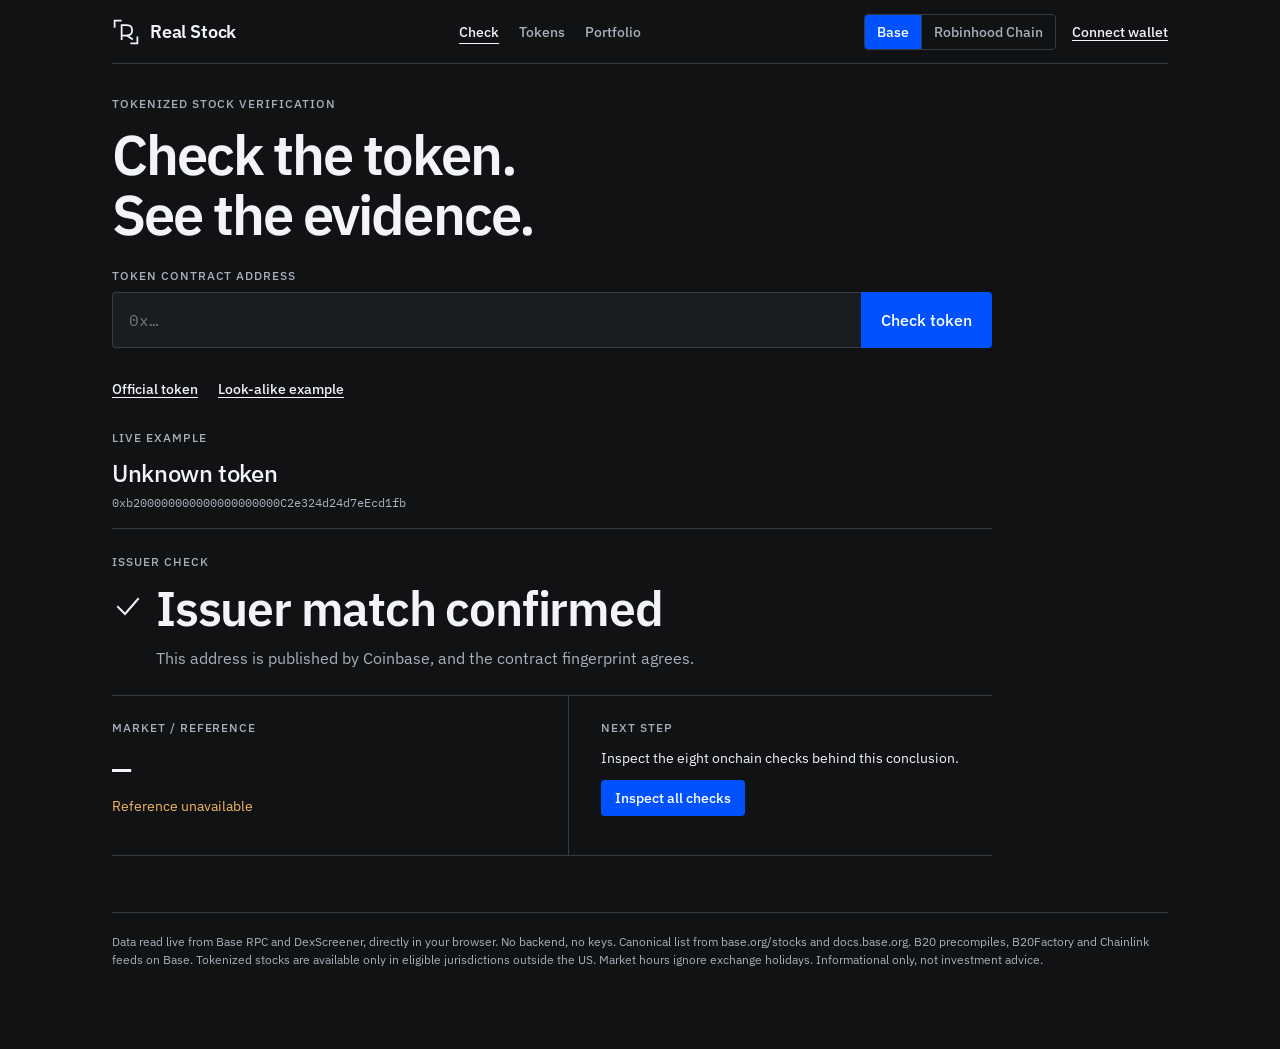
<file: index.html>
<!doctype html>
<html lang="en">
<head>
<meta charset="utf-8">
<meta name="viewport" content="width=device-width,initial-scale=1">
<title>Real Stock</title>
<meta name="description" content="Check whether a tokenized stock token is really issued by Coinbase or Robinhood, see the evidence, and test whether your wallet can receive it.">
<link rel="stylesheet" href="style.css?v=3">
</head>
<body>
<div class="wrap">
<header id="nav"></header>
<main class="main">
  <p class="eyebrow" style="margin-top:16px">Tokenized stock verification</p>
  <h1 class="display">Check the token.<br>See the evidence.</h1>

  <div style="margin-top:24px">
    <label class="lbl" for="q">Token contract address</label>
    <form class="field" id="form">
      <input id="q" placeholder="0x…" autocomplete="off">
      <button class="btn" type="submit">Check token</button>
    </form>
    <div id="err" class="note warnv" style="min-height:20px"></div>
    <div class="examples" id="examples"></div>
  </div>

  <p class="eyebrow" style="margin-top:32px">Live example</p>
  <div id="live"></div>
</main>
<footer id="foot"></footer>
</div>
<script src="app.js?v=3"></script>
<script>
mountNav("index.html"); mountFooter();
document.getElementById("form").onsubmit=(e)=>{
  e.preventDefault(); const v=document.getElementById("q").value.trim(); if(!v) return;
  if(/^0x/i.test(v)&&!/^0x[0-9a-fA-F]{40}$/.test(v)){ document.getElementById("err").textContent="Enter a complete 0x contract address."; return; }
  location.href=withNet("check.html?q="+encodeURIComponent(v));
};
// A verified example pair per network: one issuer token, one look alike from the same factory.
const EXAMPLES={base:{official:"0xb200000000000000000000C2e324d24d7eEcd1fb",fake:"0xb2000000000000000000008b79a7be3f03091001"},
                robinhood:{official:"0x05a3d1Cd21d0C88145E82600E62e7E496e0F222B",fake:"0x22fa1175ACd6898cD74112FB8BbFf7c12ACa4527"}};
const EX=EXAMPLES[NET.key];
document.getElementById("examples").innerHTML=EX?'<button class="linkbtn" data-x="official">Official token</button><button class="linkbtn" data-x="fake">Look-alike example</button>':"";
document.querySelectorAll("#examples button").forEach(b=>b.onclick=()=>render(EX[b.dataset.x]));

function skeleton(addr){
  return '<div class="meta">'+addr+'</div>'
   +'<section class="block"><p class="eyebrow">Issuer check</p><div class="vhead"><div style="width:32px">'+ICON.big.unk+'</div><div><p class="verdict">Checking issuer…</p></div></div></section>'
   +'<section class="cols"><div><p class="eyebrow">Market / reference</p><div class="value"><span class="sk" style="width:150px"></span></div></div><div><p class="eyebrow">Issuer evidence</p><div><span class="sk" style="width:220px"></span></div></div></section>';
}
async function render(addr){
  const el=document.getElementById("live");
  el.innerHTML=skeleton(addr);
  await loadRegistry();
  const reg=state.byAddr[addr.toLowerCase()];
  const r=await loadRow(reg||{address:addr},false);
  const {core,orc,dx,prem}=r;
  const good=orc&&!orc.error&&orc.price>0;
  const pass=!!reg;
  el.innerHTML='<div style="padding-bottom:16px"><h2 class="section">'+esc(core.name||"Unknown token")+'</h2><div class="meta" style="margin-top:6px">'+addr+'</div></div>'
   +'<section class="block"><p class="eyebrow">Issuer check</p><div class="vhead"><div style="width:32px">'+(pass?ICON.big.pass:ICON.big.fail)+'</div><div><p class="verdict">'+(pass?"Issuer match confirmed":"Not on the issuer list")+'</p>'
   +'<p class="sub" style="margin:12px 0 0;max-width:640px">'+(pass?("This address is published by "+NET.issuer+", and the contract fingerprint agrees."):(NET.issuer+" does not publish this address, although the contract itself is a valid "+(NET.key==="base"?"B20 token":"proxy")+"."))+'</p></div></div></section>'
   +'<section class="cols"><div><p class="eyebrow">Market / reference</p><div class="value">'+(dx.price?usd(dx.price):"—")+'</div>'
   +'<div class="small" style="margin-top:8px">'+(good?"Reference "+usd(orc.price)+' <span class="sub">as of '+ago(orc.updatedAt)+" ago</span>":'<span class="warnv">Reference unavailable</span>')+'</div>'
   +(prem!=null?'<div class="small" style="margin-top:4px">'+(prem>=0?"+":"−")+Math.abs(prem).toFixed(2)+'% versus reference</div>':'')+'</div>'
   +'<div><p class="eyebrow">Next step</p><p class="small" style="margin:0 0 12px">'+(pass?"Inspect the eight onchain checks behind this conclusion.":"See which checks failed and which look alikes exist.")+'</p><a class="btn sm" href="'+withNet("check.html?q="+addr)+'">Inspect all checks</a></div></section>';
}
loadRegistry().then(()=>{ if(EX) render(EX.official); });
</script>
</body>
</html>
</file>
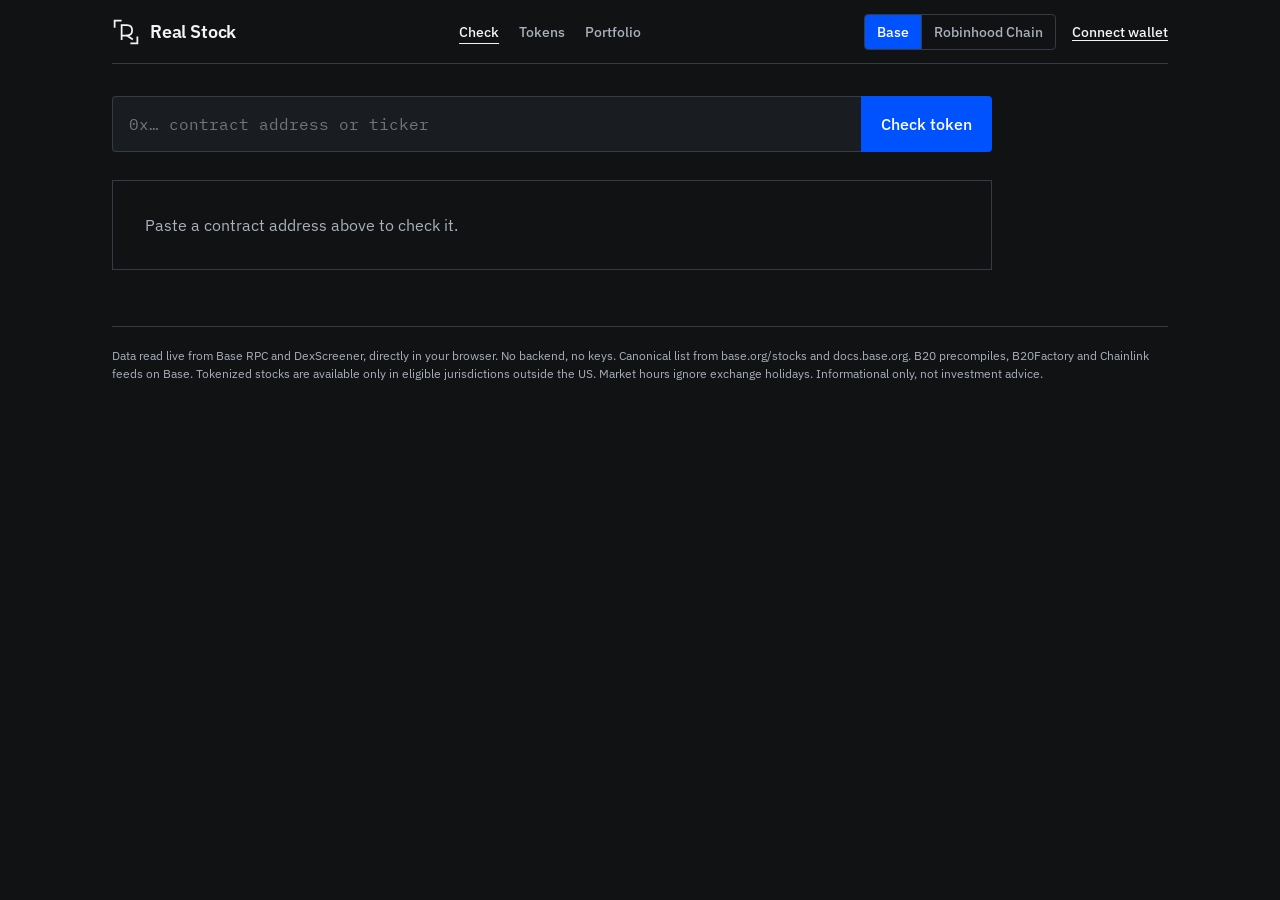
<file: check.html>
<!doctype html>
<html lang="en">
<head>
<meta charset="utf-8">
<meta name="viewport" content="width=device-width,initial-scale=1">
<title>Check, Real Stock</title>
<link rel="stylesheet" href="style.css?v=3">
</head>
<body>
<div class="wrap">
<header id="nav"></header>
<main class="main">
  <form class="field" id="form" style="margin-bottom:8px">
    <input id="q" placeholder="0x… contract address or ticker" autocomplete="off" aria-label="Token contract address">
    <button class="btn" type="submit">Check token</button>
  </form>
  <div id="err" class="note warnv" style="min-height:20px"></div>
  <div id="result" aria-live="polite"></div>
</main>
<footer id="foot"></footer>
</div>
<script src="app.js?v=3"></script>
<script>
mountNav("index.html"); mountFooter();
document.getElementById("form").onsubmit=(e)=>{
  e.preventDefault(); const v=document.getElementById("q").value.trim();
  if(!v) return;
  if(/^0x/i.test(v)&&!/^0x[0-9a-fA-F]{40}$/.test(v)){ document.getElementById("err").textContent="Enter a complete 0x contract address."; return; }
  location.href=withNet("check.html?q="+encodeURIComponent(v));
};
let current=null;

function shell(addr,reg,core){
  const id=(core&&core.name)||(reg&&reg.name)||"Unknown token";
  const sym=(core&&core.symbol)||(reg&&reg.symbol)||"";
  return '<div style="padding:8px 0 20px"><h2 class="section">'+esc(id)+'</h2>'
    +'<div class="small sub">'+(sym?esc(sym)+' · ':'')+esc(NET.label)+'</div>'
    +'<div class="meta" style="margin-top:8px">'+addr+' <button class="linkbtn" onclick="navigator.clipboard&&navigator.clipboard.writeText(\''+addr+'\');this.textContent=\'copied\'">copy</button></div></div>'
    +'<section class="block" id="vblock"><p class="eyebrow">Issuer check</p><div class="vhead"><div id="vicon" style="width:32px"></div><div><p class="verdict" id="vtext">Checking issuer…</p><p class="sub" id="vwhy" style="margin:12px 0 0;max-width:640px"></p></div></div></section>'
    +'<section class="cols"><div><p class="eyebrow">Market / reference</p><div id="pricebox"><div class="value"><span class="sk" style="width:140px"></span></div></div></div>'
    +'<div><p class="eyebrow">Wallet receipt</p><div id="recbox"><p class="section" style="font-size:24px;margin:0">Checking…</p></div></div></section>'
    +'<div id="recovery"></div>'
    +'<section id="tradebox"></section>'
    +'<details class="ev" id="evd"><summary>Inspect 8 onchain checks</summary><div id="evrows"></div></details>'
    +'<div class="meta" style="margin-top:20px" id="footmeta"></div>';
}

async function run(input){
  const box=document.getElementById("result");
  await loadRegistry();
  const addr=resolve(input);
  if(!addr){ box.innerHTML='<section class="block"><p class="eyebrow">Issuer check</p><p class="verdict">No listed token matches this search.</p><p class="sub" style="margin-top:12px">Paste a contract address to check it directly.</p></section>'; return; }
  current=addr;
  const reg=state.byAddr[addr.toLowerCase()];
  box.innerHTML=shell(addr,reg,null);
  const rows=document.getElementById("evrows");
  const names=["Issuer list membership","Contract fingerprint","Name and metadata","Corporate action multiplier","Reference price","Market price","Transfer policy","Look alike tokens"];
  rows.innerHTML=names.map((n,i)=>evrow(i+1,"pending",n,"Pending","")).join("");

  const r=await loadRow(reg||{address:addr,symbol:null,name:null,root:null},false);
  const {core,orc,dx,prem}=r;
  box.querySelector(".section").textContent=core.name||"Unknown token";
  const symRoot=(core.symbol||"").replace(/c$/i,"");
  const target=!reg&&core.symbol?(NET.tokens||[]).find(t=>(t.root||t.symbol).toUpperCase()===symRoot.toUpperCase()):null;
  const root=reg?(reg.root||reg.symbol).replace(/c$/,""):(target?(target.root||target.symbol).replace(/c$/,""):symRoot);
  const extra=reg?(reg.name||"").split(/\s+/)[0]:(target?target.name:(core.name||"").split(/\s+/)[0]);

  // verdict
  const vt=document.getElementById("vtext"), vi=document.getElementById("vicon"), vw=document.getElementById("vwhy");
  if(reg){ vt.textContent="Issuer match confirmed"; vi.innerHTML=ICON.big.pass;
    vw.textContent="This address is on "+NET.issuer+"'s published list"+(reg.isin?", ISIN "+reg.isin:"")+", and the contract fingerprint agrees."; }
  else { vt.textContent="Not on the issuer list"; vi.innerHTML=ICON.big.fail;
    vw.textContent=NET.issuer+" does not publish this address"+(target?", and it copies the ticker of "+target.symbol:"")+". That means it is not an issuer token, not that it is proven fraudulent."; }

  // official token recovery. No fuzzy ticker mapping: only suggest an issuer token whose company
  // name or ticker appears as a whole word in the candidate's own name or symbol.
  const rec=document.getElementById("recovery");
  const hay=((core.name||"")+" "+(core.symbol||"")).toLowerCase();
  const word=(w)=>new RegExp("(^|[^a-z0-9])"+w.toLowerCase().replace(/[.*+?^${}()|[\]\\]/g,"\\$&")+"([^a-z0-9]|$)").test(hay);
  const suggestions=reg?[]:(NET.tokens||[]).filter(t=>{
    const first=(t.name||"").split(/\s+/)[0];
    return (first&&first.length>2&&word(first))||word((t.root||t.symbol).replace(/c$/,""));
  }).slice(0,2);
  if(!reg&&suggestions.length){
    rec.innerHTML='<div style="border-bottom:1px solid var(--rule);padding:20px 0;display:flex;gap:20px;align-items:center;flex-wrap:wrap">'
      +'<div><div class="eyebrow" style="margin:0 0 6px">Did you mean</div><div class="small">'+NET.issuer+' issues '+suggestions.map(t=>esc(t.name)).join(" and ")+' at a different address.</div></div>'
      +'<div style="margin-left:auto;display:flex;gap:10px">'+suggestions.map(t=>'<a class="btn sm" href="'+withNet("check.html?q="+t.address)+'">Check '+esc(t.symbol)+'</a>').join("")+'</div></div>';
  } else rec.innerHTML="";

  // price column
  const pb=document.getElementById("pricebox");
  const usable=refUsable(orc);
  if(dx.price){
    pb.innerHTML='<div class="value">'+usd(dx.price)+'</div>'
      +'<div class="small" style="margin-top:8px">'+(orc&&!orc.error&&orc.price>0
          ? 'Reference '+usd(orc.price)+' <span class="sub">as of '+ago(orc.updatedAt)+' ago'+(orc.paused?', feed paused':'')+'</span>'
          : '<span class="warnv">Reference unavailable</span>')+'</div>'
      +(usable&&prem!=null
          ? '<div class="small" style="margin-top:4px">'+(prem>=0?"+":"\u2212")+Math.abs(prem).toFixed(2)+'% versus reference</div>'
          : (orc&&orc.price>0?'<div class="small warnv" style="margin-top:4px">No comparison shown: the reference is '+(orc.paused?"paused":"older than three hours")+'.</div>':''))
      +'<div class="small sub" style="margin-top:4px">'+(dx.liq?usdBig(dx.liq)+' reported liquidity on '+esc(dx.venue):'no pool')+' · '+sessionNote()+'</div>';
  } else {
    pb.innerHTML='<div class="value sub">\u2014</div><div class="small sub" style="margin-top:8px">'+(dx.quoteOnly?"This token only appears as the quote side of a pair, so no independent price can be read.":"No liquidity pool found on "+esc(NET.label))+'</div>';
  }

  const [likes,pol,pr]=await Promise.all([
    root?lookalikes(root,addr,extra):Promise.resolve([]),
    state.wallet?policyProbe(addr,holderFor(dx),state.wallet):Promise.resolve(null),
    state.wallet?policyRead(addr,state.wallet,holderFor(dx)):Promise.resolve(null)]);

  // receipt column
  const rb=document.getElementById("recbox");
  if(core.paused){ rb.innerHTML='<p class="section warnv" style="font-size:24px;margin:0">Transfers paused by the issuer</p><p class="small sub" style="margin-top:8px">No address can receive this token right now.</p>'; }
  else if(!state.wallet){ rb.innerHTML='<p class="section" style="font-size:24px;margin:0">Connect a wallet to test receipt</p><button class="btn sm" style="margin-top:12px" onclick="connectWallet()">Connect wallet</button>'; }
  else {
    const rx=pr&&pr.receiver;
    let headline="Receive simulation passed", warn=false;
    if(rx&&rx.unknownPolicy){ headline="Policy id not known to the registry"; warn=true; }
    else if(rx&&rx.ok===false){ headline="Receiver policy denies this address"; warn=true; }
    else if(pol&&pol.status==="blocked"){ headline="Transfer reverted"; warn=true; }
    else if(pol&&pol.status!=="ok"){ headline="Receipt check unavailable"; warn=true; }
    rb.innerHTML='<p class="section'+(warn?" warnv":"")+'" style="font-size:24px;margin:0">'+esc(headline)+'</p>'
      +'<div class="small sub" style="margin-top:8px">'+short(state.wallet)+' · 1 unit · current block</div>'
      +(pr?'<div class="small sub" style="margin-top:4px">policy ids receiver '+esc((rx&&rx.id)||"n/a")+', sender '+esc((pr.sender&&pr.sender.id)||"n/a")+', executor '+esc((pr.executor&&pr.executor.id)||"n/a")+'</div>':'')
      +'<div class="small sub" style="margin-top:4px">Covers this transfer only, not any particular swap route or allowance.</div>';
  }

  // evidence rows
  const metaImg=core.meta&&typeof core.meta.image==="string"?core.meta.image:null;
  function metaHost(u){ try{ const x=new URL(u); return (x.protocol==="https:"&&!x.username&&!x.password)?x.hostname.toLowerCase():null; }catch(e){ return null; } }
  const mh=metaImg?metaHost(metaImg):null;
  const metaOk=NET.verify==="b20"?(mh==="metadata.coinbase.com"):(!!core.name&&/• Robinhood Token$/.test(core.name));
  const fpOk=NET.verify==="b20"?core.isB20:core.beaconOk;
  const mult=core.multiplier, pend=core.pending;
  const good=orc&&!orc.error&&orc.price>0;
  const evs=[
    [reg?"pass":"fail","Issuer list membership",reg?"Listed":"Not listed",reg?(NET.issuer+" publishes this address"+(NET.fetchedAt?", snapshot "+esc(NET.fetchedAt):"")+(reg.chainId?", chain "+reg.chainId:"")):"Checked against "+NET.listName],
    [fpOk?"pass":"unknown","Contract fingerprint",fpOk?"Matches":"No match",
      NET.verify==="b20"
        ? (fpOk?"B20Factory recognises this token. The factory is open to anyone, so this alone does not identify the issuer."
              :"B20Factory does not recognise this address. Coinbase's tokens are always B20, so this is not one of them.")
        : (core.beaconOk?"Beacon slot "+core.beacon+", the same beacon behind every official Robinhood Stock Token."
              :(core.beacon&&/[1-9a-f]/.test(core.beacon.slice(2))?"Beacon slot "+core.beacon+", which is not Robinhood's beacon.":"No beacon slot, so this is not a Robinhood proxy."))],
    [metaOk?"pass":"unknown","Name and metadata",metaOk?"Consistent":(core.name?"Inconsistent":"Unreadable"),
      NET.verify==="b20"?(mh?"Metadata host resolves to "+esc(mh)+". Corroboration only, a URL can be copied.":(core.uri?"No parseable https metadata host.":"This address exposes no contractURI, which can mean an unavailable metadata source rather than a fake."))
                        :(core.name?esc(core.name):"This address exposes no name.")],
    [mult==null?"unknown":(pend?"unknown":"pass"),"Corporate action multiplier",mult==null?"Unreadable":mult.toFixed(6),mult==null?"This token does not expose a multiplier":"Read onchain. The reference feed already includes it."+(pend?" A change to "+pend.value.toFixed(6)+" is pending.":"")],
    [usable?"pass":"unknown","Reference price",good?usd(orc.price):"Unavailable",good?("Updated "+ago(orc.updatedAt)+" ago from the "+esc(orc.source)+(orc.paused?". The feed is paused, which happens during corporate actions.":"")):"No Chainlink feed published for this token"],
    [dx.price?"pass":"unknown","Market price",dx.price?usd(dx.price):"No pool",dx.price?("Deepest pool on "+esc(dx.venue)+" against "+esc(dx.quote)+", "+usdBig(dx.liq)+" reported liquidity"):"Nothing tradable found on "+esc(NET.label)],
    [!state.wallet?"unknown":(document.querySelector("#recbox .warnv")?"fail":"pass"),"Transfer policy",!state.wallet?"Not tested":(document.querySelector("#recbox .warnv")?"Attention":"Passed"),!state.wallet?"Connect a wallet to read the policy registry":"Read from the policy registry and confirmed by simulation"],
    [likes.length?"unknown":"pass","Look alike tokens",likes.length?String(likes.length)+" found":"None found",likes.length?likes.map(l=>'<a href="'+withNet("check.html?q="+l.addr)+'">'+esc(l.symbol)+'</a> '+usdBig(l.liq)).join(" · "):"DexScreener returns no other token using this name or ticker on "+esc(NET.label)]
  ];
  rows.innerHTML=evs.map((e,i)=>evrow(i+1,e[0],e[1],e[2],e[3])).join("");
  if(evs.some(e=>e[0]==="fail")||!reg) document.getElementById("evd").open=true;

  // trade preparation: a size specific quote for issuer listed tokens on Base
  const tb=document.getElementById("tradebox");
  if(reg&&QUOTE.supported()&&dx.price){
    tb.innerHTML='<div style="border-bottom:1px solid var(--rule);padding:24px 0">'
      +'<p class="eyebrow">Buy preview</p>'
      +'<div style="display:flex;gap:12px;align-items:flex-end;flex-wrap:wrap">'
      +'<div><label class="lbl" for="amt">USDC amount</label><div class="field" style="width:220px"><input id="amt" value="500" inputmode="decimal" style="border-right:1px solid var(--rule);border-radius:4px;height:44px"></div></div>'
      +'<button class="btn sm" id="qbtn" style="height:44px">Get quote</button>'
      +'<a class="linkbtn" id="venue" href="'+venueUrl(addr)+'" target="_blank" rel="noopener" style="margin-left:auto">Open '+QUOTE.venue+' for a fresh quote</a>'
      +'</div><div id="qout" style="margin-top:16px" aria-live="polite"></div></div>';

    let live=null, tick=null;
    const out=()=>document.getElementById("qout");
    const wantKey=()=>{ const v=parseFloat(document.getElementById("amt").value); const amt=Math.round((v||0)*1e6);
      return [NET.key,NET.quote.toLowerCase(),addr.toLowerCase(),amt].join("|"); };
    function paint(){
      if(!live){ return; }
      const age=Math.round((Date.now()-live.at)/1000);
      const stale=age>QUOTE.staleAfter;
      const usable=refUsable(orc);
      const dev=usable?((live.perToken/orc.price-1)*100):null;
      out().innerHTML='<div class="value'+(stale?' sub':'')+'">'+fmt(live.out,6)+' <span class="small sub">'+esc(core.symbol||"")+'</span></div>'
        +'<div class="small" style="margin-top:8px">'+fmt(live.perToken,2)+' USDC per '+esc(core.symbol||"token")+' at this size'
        +(dev!=null?', '+(dev>=0?"+":"\u2212")+Math.abs(dev).toFixed(2)+'% versus the reference':'')+'</div>'
        +(dev==null?'<div class="small warnv" style="margin-top:4px">Reference '+(orc&&orc.price>0?"is "+(orc.paused?"paused":"older than three hours")+", so no comparison is shown":"unavailable")+'.</div>':'<div class="small sub" style="margin-top:4px">Comparison assumes 1 USDC = $1.</div>')
        +(live.gasUsd?'<div class="small sub" style="margin-top:4px">Estimated swap gas '+usd(live.gasUsd)+', excluding any token approval.</div>':'')
        +'<div class="small '+(stale?"warnv":"sub")+'" style="margin-top:4px">'+(stale
            ? 'Previous estimate, '+age+'s old. Refresh the quote before acting on it.'
            : 'Quoted by '+QUOTE.venue+' '+age+'s ago for this exact amount.')+'</div>'
        +'<div class="small sub" style="margin-top:4px">A quote estimate for one route at one moment, possibly spanning several liquidity sources. It is not a wallet swap simulation, and the venue will requote when you arrive.</div>';
    }
    async function run(){
      const key=wantKey();
      if(tick) clearInterval(tick);
      live=null; out().innerHTML='<span class="sk" style="width:200px"></span>';
      const v=parseFloat(document.getElementById("amt").value);
      const q=await quote(addr,v,core.dec);
      if(q.key&&q.key!==wantKey()) return;            // the input moved on, discard
      if(q.error){ out().innerHTML='<div class="small warnv">'+esc(q.error)+'</div>'; return; }
      live=q; paint(); tick=setInterval(paint,1000);
    }
    document.getElementById("qbtn").onclick=run;
    document.getElementById("amt").addEventListener("input",()=>{ if(tick) clearInterval(tick); live=null; out().innerHTML='<div class="small sub">Amount changed. Get a new quote.</div>'; });
    document.getElementById("amt").addEventListener("keydown",e=>{ if(e.key==="Enter"){ e.preventDefault(); run(); }});
    run();
  } else tb.innerHTML="";

  document.getElementById("footmeta").innerHTML="Checked "+new Date().toISOString().slice(0,16).replace("T"," ")+" UTC · token "+addr+(reg&&reg.feed?" · feed "+reg.feed:"")+(dx.pairAddress?" · pool "+dx.pairAddress:"")+" · "+infoLinks(addr)+(dx.price?" "+tradeLinks(reg||{address:addr},dx):"");
}
document.addEventListener("wallet",()=>{ if(current) run(current); });
const q=new URLSearchParams(location.search).get("q");
loadRegistry().then(()=>{ if(q){ document.getElementById("q").value=q; run(q); } else document.getElementById("result").innerHTML='<div class="empty">Paste a contract address above to check it.</div>'; });
</script>
</body>
</html>
</file>
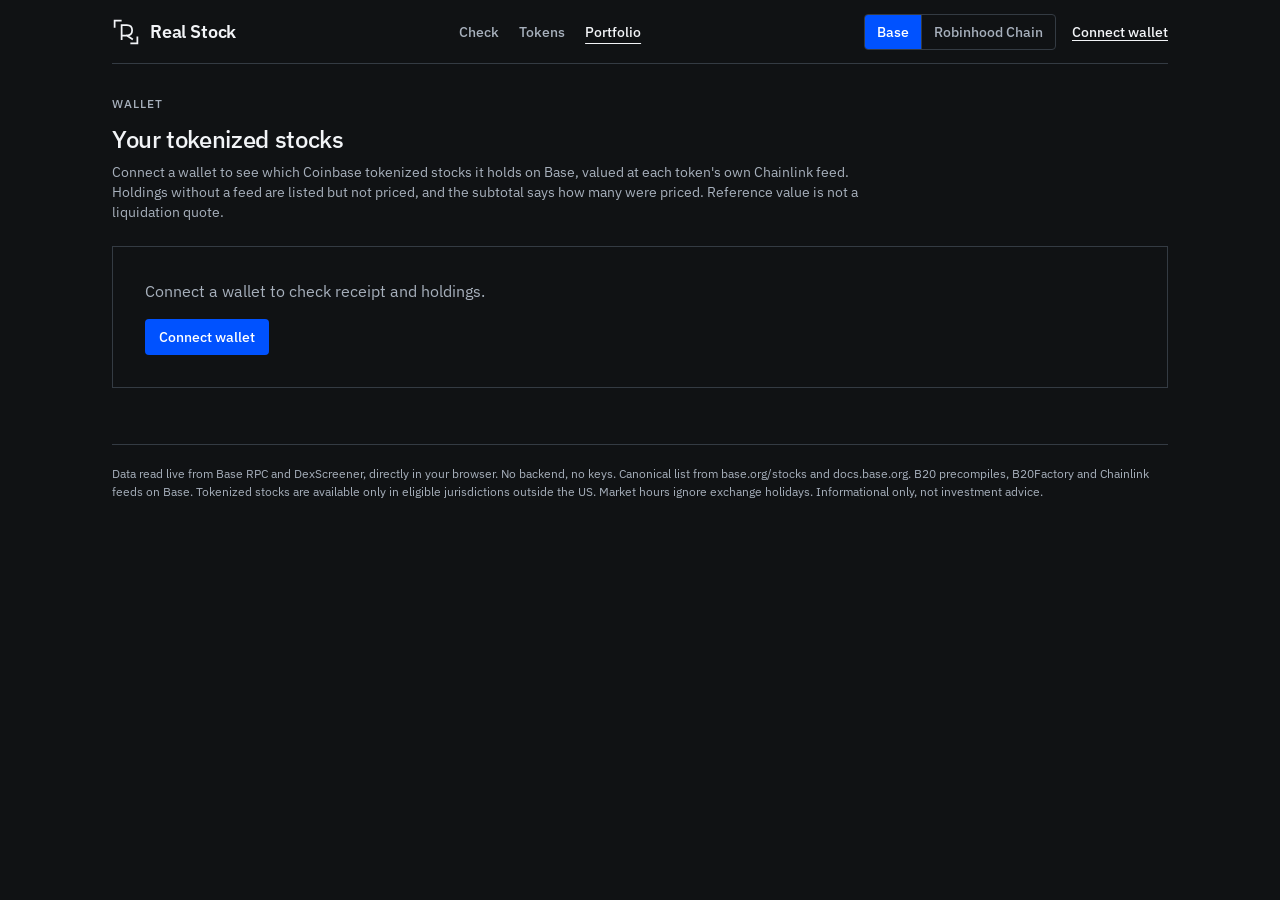
<file: portfolio.html>
<!doctype html>
<html lang="en">
<head>
<meta charset="utf-8">
<meta name="viewport" content="width=device-width,initial-scale=1">
<title>Portfolio, Real Stock</title>
<link rel="stylesheet" href="style.css?v=3">
</head>
<body>
<div class="wrap">
<header id="nav"></header>
<p class="eyebrow" style="margin-top:16px">Wallet</p><h2 class="section">Your tokenized stocks</h2>
<p class="note" id="lead" style="max-width:760px;margin:8px 0 24px"></p>
<div id="pf"><div class="empty">Connect a wallet to check receipt and holdings.<div style="margin-top:16px"><button class="btn sm" onclick="connectWallet()">Connect wallet</button></div></div></div>
<footer id="foot"></footer>
</div>
<script src="app.js?v=3"></script>
<script>
mountNav("portfolio.html"); mountFooter();
document.getElementById("lead").textContent="Connect a wallet to see which "+NET.issuer+" tokenized stocks it holds on "+NET.label+", valued at each token's own Chainlink feed. Holdings without a feed are listed but not priced, and the subtotal says how many were priced. Reference value is not a liquidation quote.";
async function load(){
  const pf=document.getElementById("pf"); if(!state.wallet) return;
  pf.innerHTML='<div style="display:flex;justify-content:space-between;align-items:baseline;gap:20px;flex-wrap:wrap;border-top:1px solid var(--rule);padding:20px 0"><div><div class="eyebrow" style="margin:0">Holdings on '+esc(NET.label)+'</div><div class="meta" style="margin-top:6px">'+state.wallet+'</div></div><div class="value" id="pf_total">—</div></div><div class="tblwrap"><table><thead><tr><th>Stock</th><th class="num">Balance</th><th class="num">Reference</th><th class="num">Value</th><th class="num">24h</th><th>Policy</th><th>Trade</th></tr></thead><tbody id="pf_rows"><tr><td colspan="7" class="note">Reading balances...</td></tr></tbody></table></div></div>';
  const toks=await loadRegistry();
  const bals=await pool(toks,t=>call(t.address,SEL.balanceOf+pad(state.wallet)).then(hexToBig).catch(()=>null),8);
  const held=toks.map((t,i)=>({t,bal:bals[i]})).filter(x=>x.bal!=null&&x.bal!==0n);
  const tb=document.getElementById("pf_rows"); tb.innerHTML="";
  if(!held.length){ tb.innerHTML='<tr><td colspan="7" class="note">No supported stock tokens found on '+esc(NET.label)+'.</td></tr>'; document.getElementById("pf_total").textContent="—"; return; }
  const rows=await pool(held,x=>loadRow(x.t,false),6);
  const pols=await pool(held,(x,i)=>policyProbe(x.t.address,holderFor(rows[i].dx),state.wallet),6);
  let total=0, priced=0;
  held.forEach((x,i)=>{ const r=rows[i]; if(!r) return; const q=Number(x.bal)/10**(r.core.dec||18); const good=r.orc&&!r.orc.error&&r.orc.price>0; const v=good?q*r.orc.price:null; if(v!=null){ total+=v; priced++; }
    const p=pols[i]||{status:"unknown",detail:"n/a"}; const ptag=p.status==="ok"?'Passed':p.status==="blocked"?'<span class="warnv">Blocked</span>':'<span class="sub">Not tested</span>';
    const tr=document.createElement("tr"); tr.className="row"; tr.onclick=(e)=>{ if(e.target.closest("a")) return; location.href=withNet("check.html?q="+x.t.address); };
    tr.innerHTML='<td>'+tokenCell(r.core,x.t)+'</td><td class="num">'+fmt(q,6)+'</td><td class="num">'+(good?usd(r.orc.price):'<span class="sub">no feed</span>')+'</td><td class="num">'+(v!=null?'<b>'+usd(v)+'</b>':'<span class="sub">not priced</span>')+'</td><td class="num">'+pct(r.dx.chg)+'</td><td>'+ptag+'</td><td>'+(r.dx.price?tradeLinks(x.t,r.dx):'<span class="sub">—</span>')+'</td>';
    tb.appendChild(tr); });
  document.getElementById("pf_total").innerHTML=usd(total)+'<div class="eyebrow" style="margin:6px 0 0;text-align:right">Reference subtotal, '+priced+' of '+held.length+' priced</div>';
}
document.addEventListener("wallet",e=>{ if(e.detail) load(); else document.getElementById("pf").innerHTML='<div class="empty">Connect a wallet to check receipt and holdings.<div style="margin-top:16px"><button class="btn sm" onclick="connectWallet()">Connect wallet</button></div></div>'; });
</script>
</body>
</html>
</file>
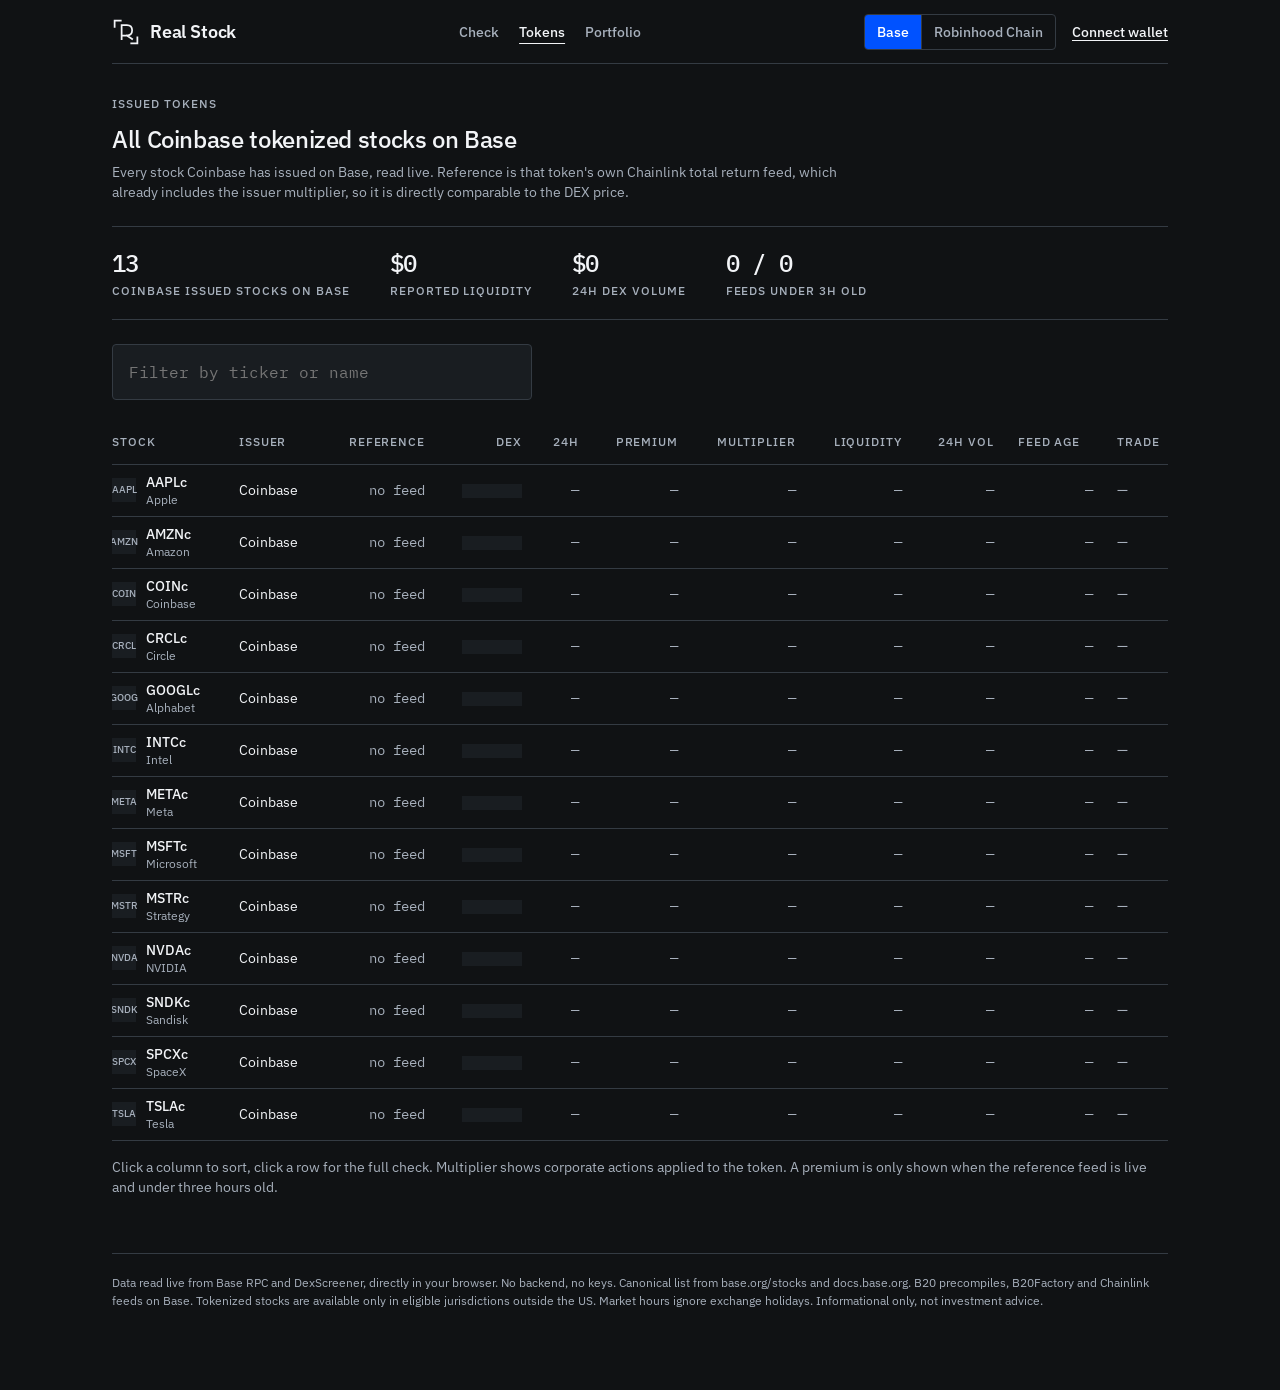
<file: stocks.html>
<!doctype html>
<html lang="en">
<head>
<meta charset="utf-8">
<meta name="viewport" content="width=device-width,initial-scale=1">
<title>Stocks, Real Stock</title>
<link rel="stylesheet" href="style.css?v=3">
</head>
<body>
<div class="wrap">
<header id="nav"></header>
<p class="eyebrow" style="margin-top:16px">Issued tokens</p><h2 class="section" id="title">All tokenized stocks</h2>
<p class="note" id="lead" style="max-width:760px;margin:8px 0 24px"></p>

<div style="display:flex;gap:40px;flex-wrap:wrap;border-top:1px solid var(--rule);border-bottom:1px solid var(--rule);padding:20px 0;margin-bottom:24px">
  <div><div class="value" id="k_count" style="font-size:24px;line-height:32px">—</div><div class="eyebrow" style="margin:4px 0 0" id="k_count_l">Issued tokens</div></div>
  <div><div class="value" id="k_liq" style="font-size:24px;line-height:32px">—</div><div class="eyebrow" style="margin:4px 0 0">Reported liquidity</div></div>
  <div><div class="value" id="k_vol" style="font-size:24px;line-height:32px">—</div><div class="eyebrow" style="margin:4px 0 0">24h DEX volume</div></div>
  <div><div class="value" id="k_feed" style="font-size:24px;line-height:32px">—</div><div class="eyebrow" style="margin:4px 0 0">Feeds under 3h old</div></div>
</div>
<div class="field" style="margin-bottom:20px;max-width:420px"><input id="filter" placeholder="Filter by ticker or name" autocomplete="off" style="border-right:1px solid var(--rule);border-radius:4px"></div>

<div class="tblwrap"><table id="main">
<thead><tr>
<th data-k="sym">Stock</th><th data-k="issuer">Issuer</th><th class="num" data-k="oracle">Reference</th><th class="num" data-k="dex">DEX</th><th class="num" data-k="chg">24h</th><th class="num" data-k="prem">Premium</th><th class="num" data-k="mult">Multiplier</th><th class="num" data-k="liq">Liquidity</th><th class="num" data-k="vol">24h vol</th><th data-k="age">Feed age</th><th>Trade</th>
</tr></thead>
<tbody id="rows"><tr><td colspan="11" class="note">Loading...</td></tr></tbody>
</table></div>
<p class="note" id="foot_note" style="margin-top:16px"></p>
<footer id="foot"></footer>
</div>
<script src="app.js?v=3"></script>
<script>
mountNav("stocks.html"); mountFooter();
document.getElementById("title").textContent="All "+NET.issuer+" tokenized stocks on "+NET.label;
document.getElementById("lead").textContent=NET.key==="base"?"Every stock Coinbase has issued on Base, read live. Reference is that token's own Chainlink total return feed, which already includes the issuer multiplier, so it is directly comparable to the DEX price.":"Every stock Robinhood has issued on Robinhood Chain, from Robinhood's own asset registry. 32 of them have a Chainlink tokenized equity feed on Robinhood Chain; the rest show market data only. Prices load progressively.";
document.getElementById("foot_note").textContent="Click a column to sort, click a row for the full check. Multiplier shows corporate actions applied to the token. A premium is only shown when the reference feed is live and under three hours old.";
let sort={k:NET.key==="base"?"liq":"liq",dir:-1}, filter="";
function sortKey(r){ const {t,core,orc,dx,prem,mcap}=r; const usable=refUsable(orc); return {sym:t.symbol,issuer:isOfficial(core)?1:0,oracle:(orc&&!orc.error&&orc.price>0)?orc.price:-1,dex:dx.price||-1,chg:dx.chg==null?-1e9:dx.chg,prem:(usable&&prem!=null)?prem:-1e9,mult:core.multiplier==null?-1:core.multiplier,liq:dx.liq||-1,vol:dx.vol24||-1,age:(orc&&!orc.error&&orc.updatedAt)?-(Date.now()/1000-orc.updatedAt):-1e12}; }
function rowHtml(r){ const {t,core,orc,dx,prem}=r;
  const good=orc&&!orc.error&&orc.price>0; const usable=refUsable(orc);
  const issuer=esc(NET.issuer);
  return '<td>'+tokenCell(core,t)+'</td><td>'+issuer+'</td><td class="num">'+(good?usd(orc.price)+(orc.paused?' <span class="warnv">paused</span>':''):'<span class="sub">no feed</span>')+'</td><td class="num">'+(dx.price?usd(dx.price):(dx.pairs===undefined?'<span class="sk" style="width:60px"></span>':'<span class="sub">'+(dx.quoteOnly?"quote only":"no pool")+'</span>'))+'</td><td class="num">'+pct(dx.chg)+'</td><td class="num">'+((usable&&prem!=null)?((prem>=0?"+":"\u2212")+Math.abs(prem).toFixed(2)+"%"):'<span class="sub">—</span>')+'</td><td class="num">'+(core.multiplier==null?'<span class="sub">—</span>':(core.multiplier===1?'<span class="sub">1.00</span>':core.multiplier.toFixed(4)))+'</td><td class="num">'+(dx.liq?usdBig(dx.liq):'<span class="sub">—</span>')+'</td><td class="num">'+(dx.vol24?usdBig(dx.vol24):'<span class="sub">—</span>')+'</td><td class="num'+(good&&Date.now()/1000-orc.updatedAt>=3*3600?' warnv':'')+'">'+(good?ago(orc.updatedAt):'<span class="sub">—</span>')+'</td><td>'+(dx.price?tradeLinks(t,dx):'<span class="sub">—</span>')+'</td>'; }
function render(){
  const rows=document.getElementById("rows"); rows.innerHTML="";
  const f=filter.toLowerCase();
  const list=Object.values(state.rows).filter(r=>!f||r.t.symbol.toLowerCase().includes(f)||(r.t.name||"").toLowerCase().includes(f)).sort((a,b)=>{ const x=sortKey(a)[sort.k], y=sortKey(b)[sort.k]; return (typeof x==="string"?x.localeCompare(y):x-y)*sort.dir; });
  document.querySelectorAll("#main th").forEach(th=>th.classList.toggle("sorted",th.dataset.k===sort.k));
  for(const r of list){ const tr=document.createElement("tr"); tr.className="row"; tr.dataset.a=r.t.address.toLowerCase(); tr.onclick=(e)=>{ if(e.target.closest("a")) return; location.href=withNet("check.html?q="+r.t.address); }; tr.innerHTML=rowHtml(r); rows.appendChild(tr); }
  if(!list.length) rows.innerHTML='<tr><td colspan="11" class="note">No match.</td></tr>';
}
function kpis(){ let liq=0,vol=0,fresh=0,feeds=0; for(const r of Object.values(state.rows)){ liq+=r.dx.liq||0; vol+=r.dx.vol24||0; if(r.orc&&!r.orc.error&&r.orc.price>0){feeds++; if(Date.now()/1000-r.orc.updatedAt<3*3600) fresh++;} }
  document.getElementById("k_liq").textContent=usdBig(liq); document.getElementById("k_vol").textContent=usdBig(vol); document.getElementById("k_feed").textContent=fresh+" / "+feeds; }
document.querySelectorAll("#main th[data-k]").forEach(th=>th.onclick=()=>{ const k=th.dataset.k; sort=(sort.k===k)?{k,dir:-sort.dir}:{k,dir:k==="sym"?1:-1}; render(); });
document.getElementById("filter").oninput=(e)=>{ filter=e.target.value; render(); };
(async()=>{
  const toks=await loadRegistry();
  document.getElementById("k_count").textContent=toks.length; document.getElementById("k_count_l").textContent=NET.issuer+" issued stocks on "+NET.label;
  for(const t of toks) state.rows[t.address.toLowerCase()]={t,core:{addr:t.address,name:t.name,symbol:t.symbol,image:t.logo||null,multiplier:t.multiplier!=null?t.multiplier:null},orc:null,dx:{},prem:null,mcap:null};
  render();
  let n=0; await loadAll(r=>{ n++; const tr=document.querySelector('tr[data-a="'+r.t.address.toLowerCase()+'"]'); if(tr) tr.innerHTML=rowHtml(r); if(n%10===0||n===toks.length) kpis(); });
  render(); kpis();
})().catch(e=>{ document.getElementById("rows").innerHTML='<tr><td colspan="11" class="note">Failed to load: '+esc(e.message)+'</td></tr>'; });
</script>
</body>
</html>
</file>
<file: style.css>
/* Real Stock — "The Verification Record".
   Flat surfaces, square geometry, evidence hierarchy. No gradients, glow or shadows. */
@import url('https://fonts.googleapis.com/css2?family=IBM+Plex+Mono:wght@400;500&family=IBM+Plex+Sans:wght@400;500;600&display=swap');

:root{
  --canvas:#101214;
  --surface:#191D21;
  --rule:#343B43;
  --txt:#F2F4F7;
  --mut:#A7B0BC;
  --blue:#0052FF;
  --focus:#8FB2FF;
  --amber:#F2B65D;
}
*{box-sizing:border-box}
html,body{margin:0;background:var(--canvas);color:var(--txt);font-family:"IBM Plex Sans",system-ui,sans-serif;font-weight:400;font-size:16px;line-height:24px;-webkit-font-smoothing:antialiased}
a{color:var(--txt);text-decoration:underline;text-underline-offset:3px}
a:hover{color:#fff}
button,select,input{font-family:inherit}
:focus-visible{outline:2px solid var(--focus);outline-offset:3px}
.mono{font-family:"IBM Plex Mono",ui-monospace,monospace}

.wrap{max-width:1120px;margin:0 auto;padding:0 32px 80px}
.main{max-width:880px}

header.top{height:64px;display:flex;align-items:center;justify-content:space-between;gap:24px;border-bottom:1px solid var(--rule);margin-bottom:32px}
.brand{display:flex;align-items:center;gap:10px;text-decoration:none;color:var(--txt)}
.brand svg{width:28px;height:28px;display:block}
.brand b{font-weight:600;font-size:18px;letter-spacing:-.01em}
.nav{display:flex;gap:20px}
.nav a{font-weight:500;font-size:14px;line-height:20px;color:var(--mut);text-decoration:none}
.nav a:hover{color:var(--txt)}
.nav a.on{color:var(--txt);text-decoration:underline;text-underline-offset:6px}
.hright{display:flex;align-items:center;gap:16px}

.seg{display:flex;border:1px solid var(--rule);border-radius:4px;overflow:hidden}
.seg button{background:transparent;border:0;color:var(--mut);font-weight:500;font-size:14px;line-height:20px;padding:7px 12px;cursor:pointer}
.seg button.on{background:var(--blue);color:#fff}
.seg button+button{border-left:1px solid var(--rule)}

.eyebrow{font-weight:500;font-size:12px;line-height:16px;letter-spacing:.08em;text-transform:uppercase;color:var(--mut);margin:0 0 12px}
h1.display{font-weight:600;font-size:56px;line-height:60px;letter-spacing:-.035em;margin:0}
h2.section{font-weight:500;font-size:24px;line-height:30px;letter-spacing:-.015em;margin:0}
.verdict{font-weight:600;font-size:48px;line-height:52px;letter-spacing:-.025em;margin:0}
.value{font-family:"IBM Plex Mono",monospace;font-weight:500;font-size:32px;line-height:40px;letter-spacing:-.03em}
.meta{font-family:"IBM Plex Mono",monospace;font-size:12px;line-height:18px;color:var(--mut);word-break:break-all}
.sub{color:var(--mut)}
.small{font-size:14px;line-height:20px}

.btn{background:var(--blue);color:#fff;border:0;border-radius:4px;padding:0 20px;height:56px;font-weight:500;font-size:16px;cursor:pointer;display:inline-flex;align-items:center;white-space:nowrap;text-decoration:none}
.btn.sm{height:36px;padding:0 14px;font-size:14px}
.linkbtn{background:none;border:0;color:var(--txt);text-decoration:underline;text-underline-offset:3px;font-weight:500;font-size:14px;cursor:pointer;padding:0}
.field{display:flex;gap:0}
.field input{flex:1;min-width:0;height:56px;background:var(--surface);border:1px solid var(--rule);border-right:0;border-radius:4px 0 0 4px;color:var(--txt);padding:0 16px;font-family:"IBM Plex Mono",monospace;font-size:16px}
.field input:focus{outline:2px solid var(--focus);outline-offset:-2px}
.field .btn{border-radius:0 4px 4px 0}
label.lbl{display:block;font-weight:500;font-size:12px;line-height:16px;letter-spacing:.08em;text-transform:uppercase;color:var(--mut);margin-bottom:8px}
.examples{display:flex;gap:20px;margin-top:12px;flex-wrap:wrap}

.block{border-top:1px solid var(--rule);border-bottom:1px solid var(--rule);padding:24px 0;min-height:168px;display:flex;flex-direction:column;justify-content:center}
.cols{display:grid;grid-template-columns:1fr 1fr;gap:32px;border-bottom:1px solid var(--rule);min-height:160px}
.cols>div{padding:24px 0}
.cols>div+div{border-left:1px solid var(--rule);padding-left:32px}
.vhead{display:flex;align-items:flex-start;gap:12px}
.vhead svg{width:32px;height:32px;flex:0 0 32px;margin-top:8px}

details.ev{border-bottom:1px solid var(--rule)}
details.ev>summary{cursor:pointer;list-style:none;padding:18px 0;font-weight:500;font-size:14px;line-height:20px;display:flex;align-items:center;gap:10px}
details.ev>summary::-webkit-details-marker{display:none}
details.ev>summary::after{content:"+";margin-left:auto;color:var(--mut);font-family:"IBM Plex Mono",monospace}
details.ev[open]>summary::after{content:"\2212"}
.evrow{display:flex;gap:16px;align-items:flex-start;min-height:48px;padding:14px 0;border-top:1px solid var(--rule)}
.evrow .n{font-family:"IBM Plex Mono",monospace;font-size:12px;line-height:18px;color:var(--mut);flex:0 0 24px;padding-top:2px}
.evrow .t{font-weight:500;font-size:14px;line-height:20px}
.evrow .d{font-size:14px;line-height:20px;color:var(--mut);margin-top:4px;word-break:break-word}
.evrow .r{margin-left:auto;flex:0 0 auto;display:flex;align-items:center;gap:8px;font-size:14px;line-height:20px;padding-top:1px;white-space:nowrap}
.ic{width:16px;height:16px;flex:0 0 16px}
.warnv{color:var(--amber)}

table{width:100%;border-collapse:collapse}
th,td{text-align:left;padding:0 12px;height:52px;font-size:14px;line-height:20px;white-space:nowrap;border-bottom:1px solid var(--rule)}
th{font-weight:500;font-size:12px;line-height:16px;letter-spacing:.08em;text-transform:uppercase;color:var(--mut);cursor:pointer;user-select:none;height:44px}
th:first-child,td:first-child{padding-left:0}
th:last-child,td:last-child{padding-right:0}
td.num{text-align:right;font-family:"IBM Plex Mono",monospace;font-variant-numeric:tabular-nums}
th.num{text-align:right}
tr.row{cursor:pointer}
tr.row:hover td{background:var(--surface)}
.tblwrap{overflow-x:auto}
.tk{display:flex;align-items:center;gap:10px}
.tk img,.tk .ph{width:24px;height:24px;flex:0 0 24px;object-fit:cover;background:var(--surface);display:flex;align-items:center;justify-content:center;font-size:10px;font-weight:500;color:var(--mut)}
.tk b{font-weight:500}
.tk small{color:var(--mut);font-size:12px;display:block;line-height:16px}

.sk{display:inline-block;height:14px;background:var(--surface);animation:pulse 1.4s ease-in-out infinite;vertical-align:middle}
@keyframes pulse{0%,100%{opacity:.45}50%{opacity:.75}}
.spin{width:16px;height:16px;animation:rot 1s linear infinite}
@keyframes rot{to{transform:rotate(360deg)}}
@media (prefers-reduced-motion: reduce){.sk,.spin{animation:none}}
.empty{border:1px solid var(--rule);padding:32px;color:var(--mut)}
.note{color:var(--mut);font-size:14px;line-height:20px}

footer.foot{margin-top:56px;padding-top:20px;border-top:1px solid var(--rule);color:var(--mut);font-size:12px;line-height:18px}

@media(max-width:720px){
  .wrap{padding:0 16px 60px}
  h1.display{font-size:36px;line-height:40px}
  .verdict{font-size:32px;line-height:36px}
  .cols{grid-template-columns:1fr}
  .cols>div+div{border-left:0;border-top:1px solid var(--rule);padding-left:0}
  header.top{height:auto;padding:12px 0;flex-wrap:wrap}
}
</file>
